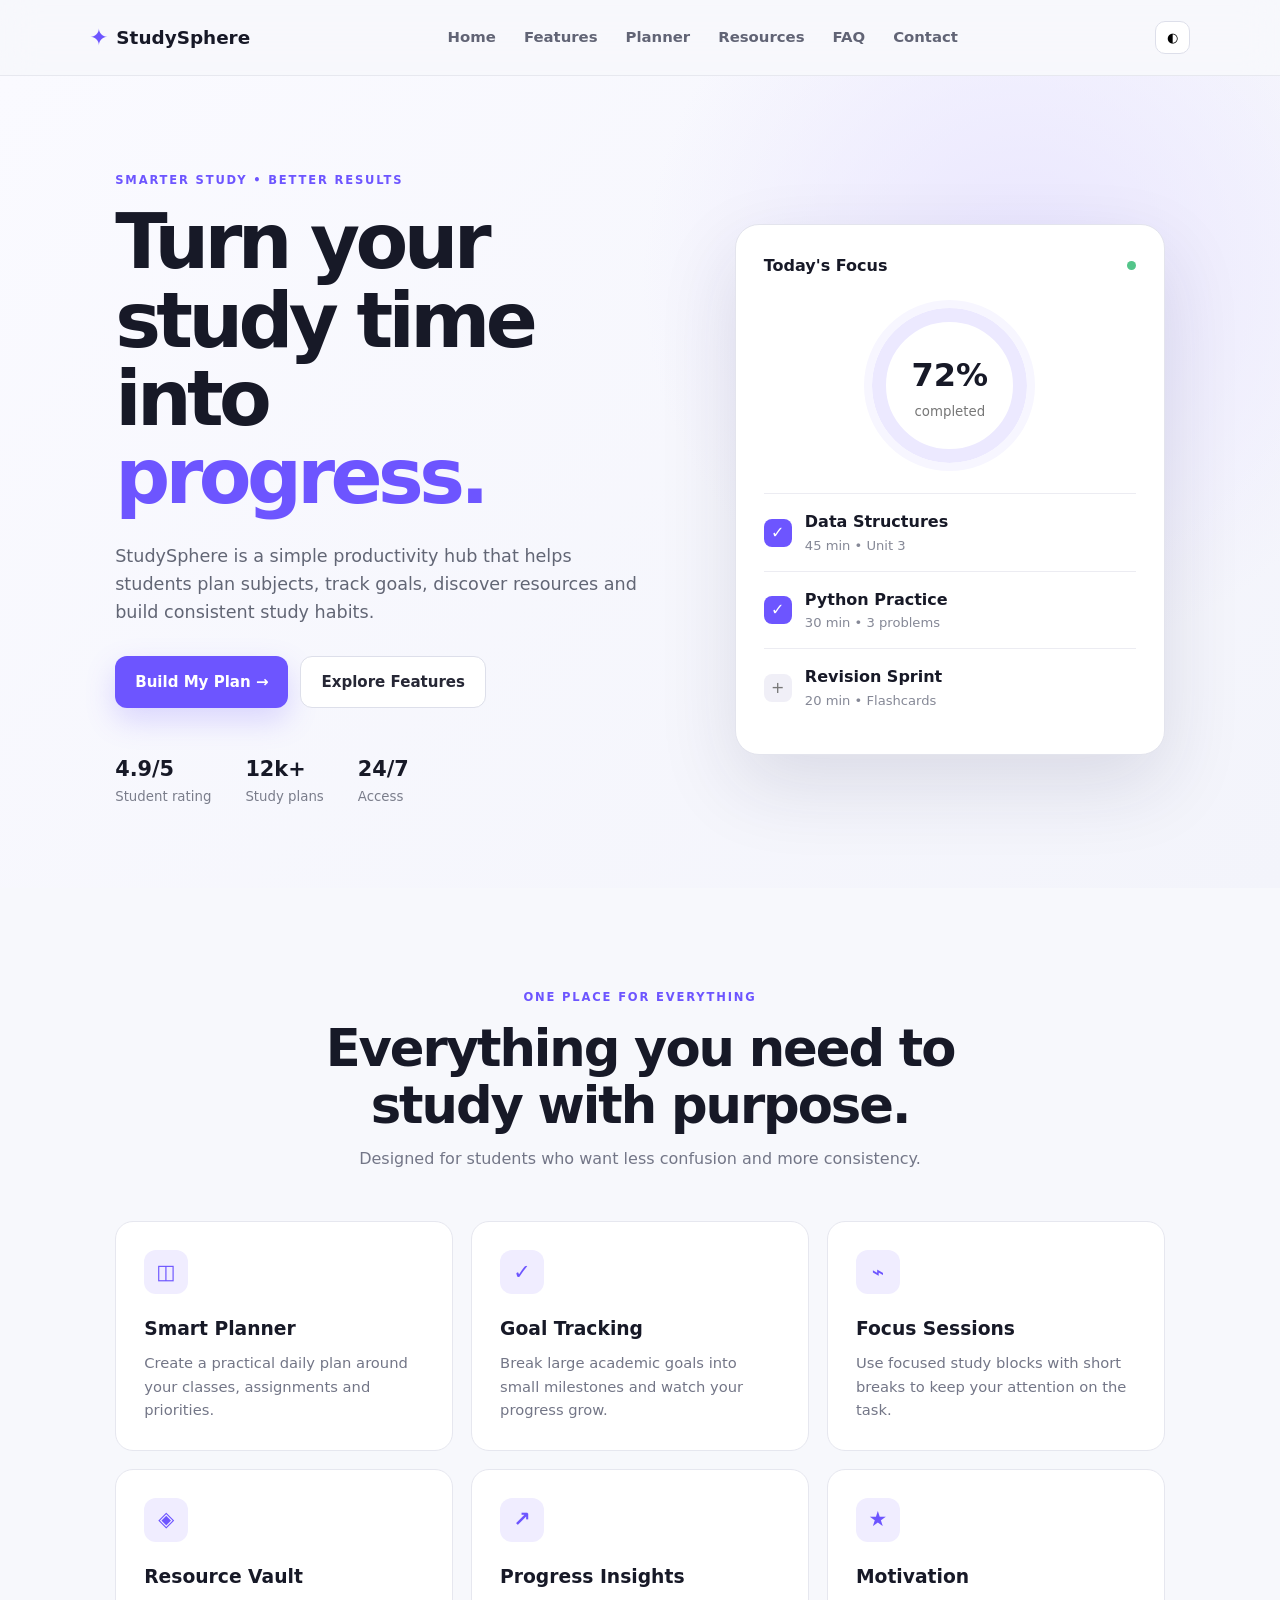
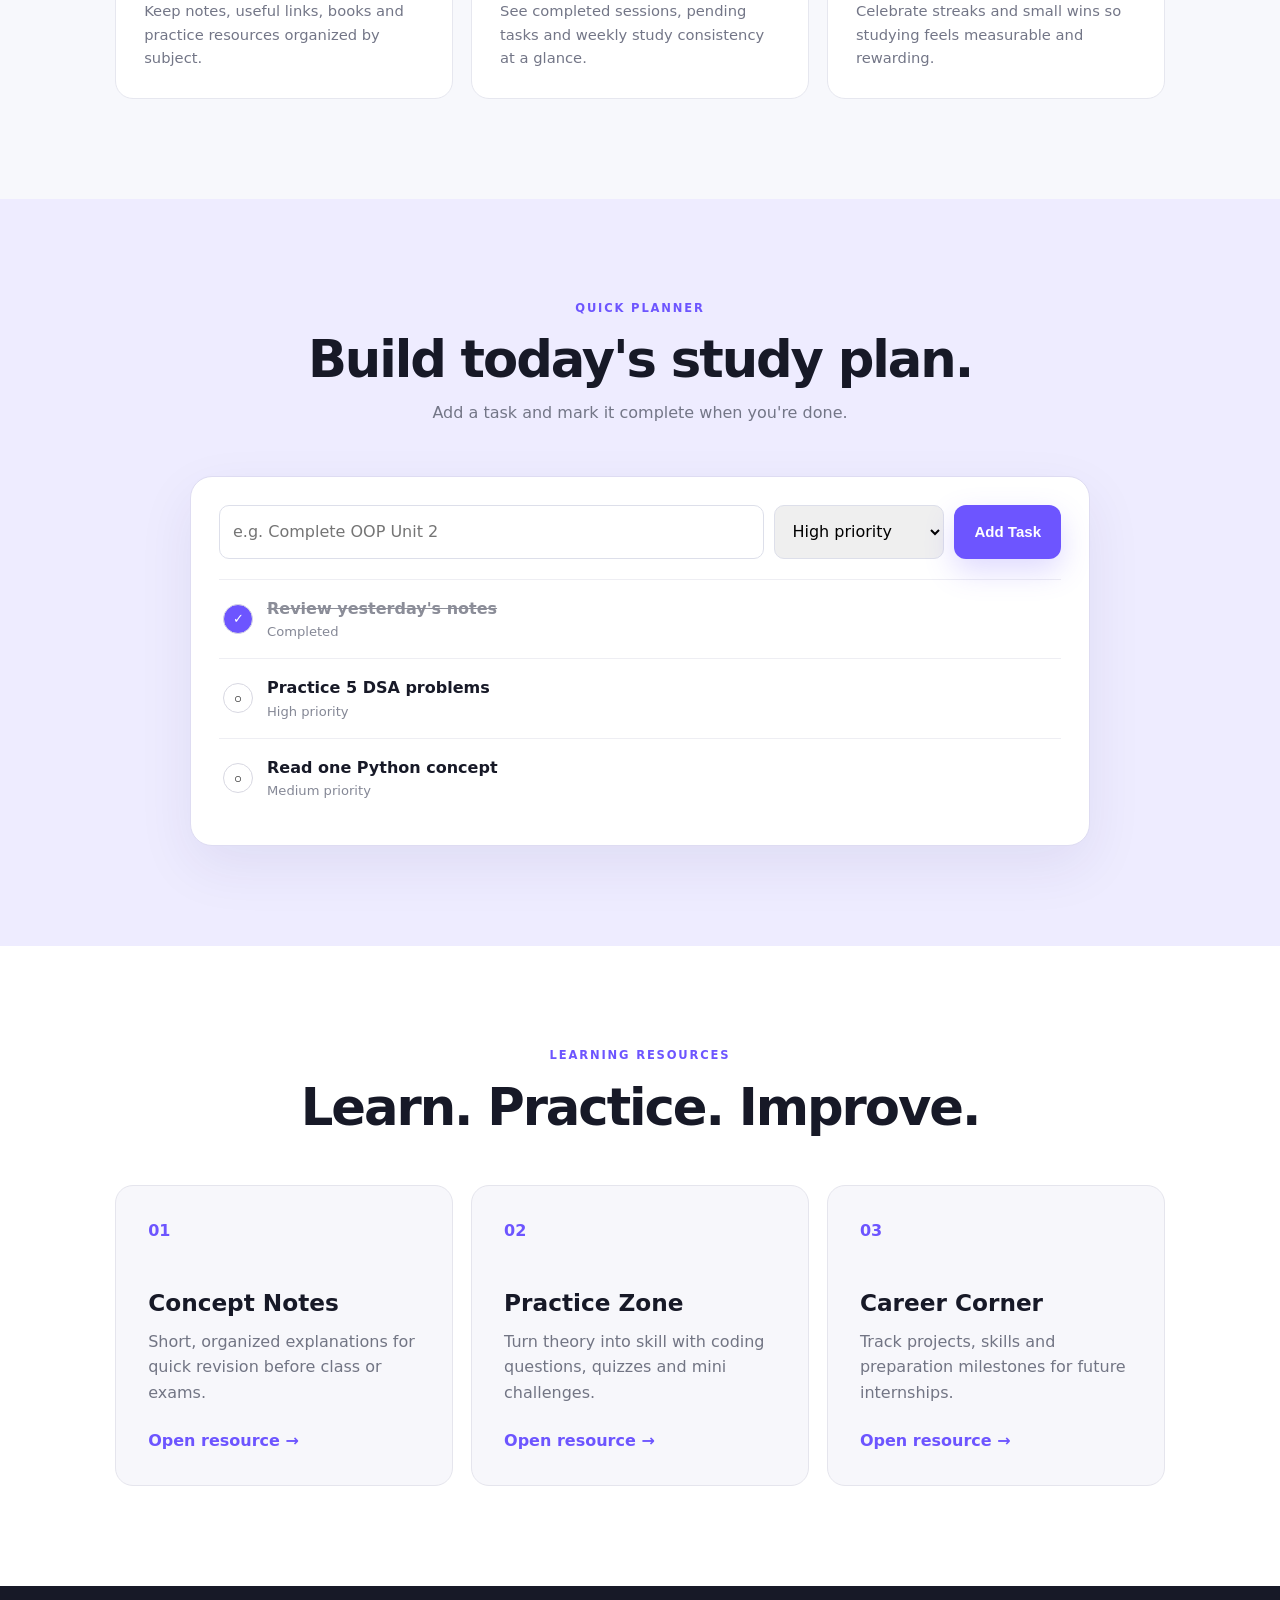
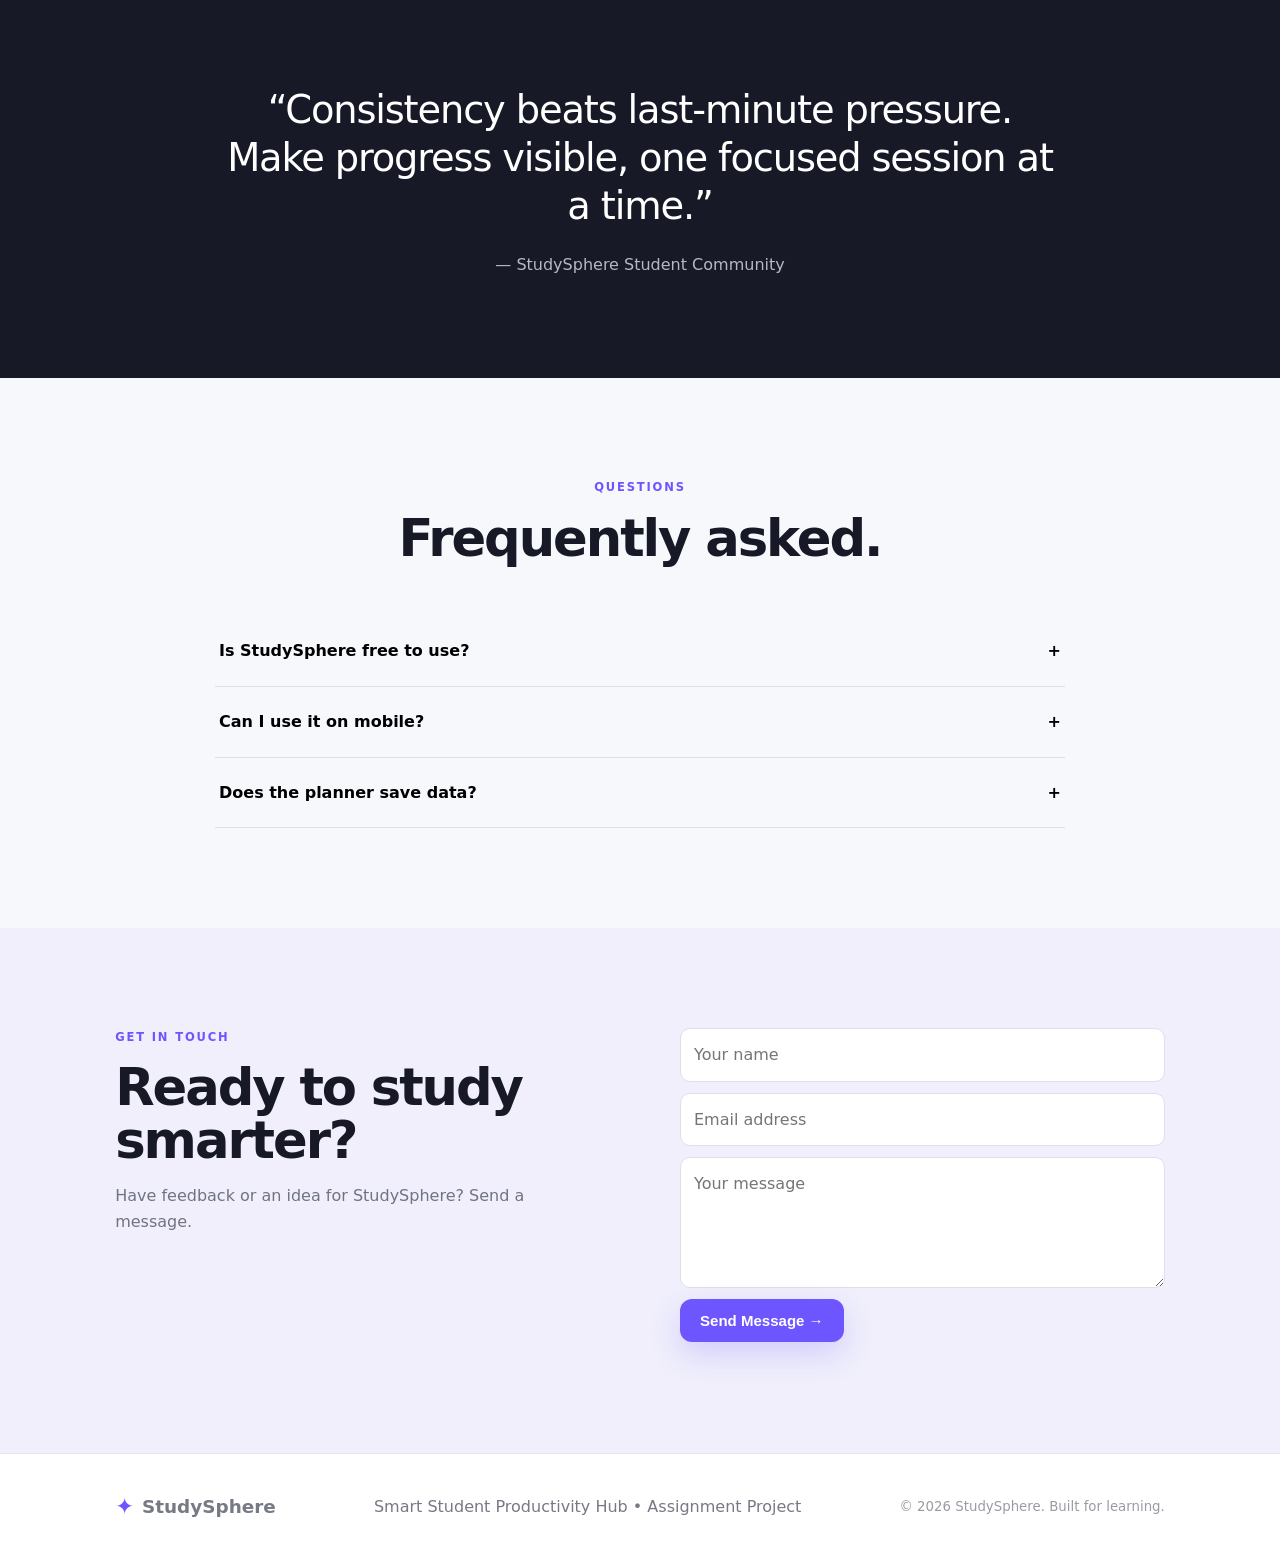
<file: index.html>
<!DOCTYPE html>
<html lang="en">
<head>
  <meta charset="UTF-8">
  <meta name="viewport" content="width=device-width, initial-scale=1.0">
  <title>StudySphere | Smart Student Productivity Hub</title>
  <link rel="stylesheet" href="css/style.css">
</head>
<body>
  <header class="navbar">
    <a class="brand" href="#home"><span>✦</span> StudySphere</a>
    <button class="menu" id="menuBtn">☰</button>
    <nav id="nav">
      <a href="#home">Home</a><a href="#features">Features</a><a href="#planner">Planner</a>
      <a href="#resources">Resources</a><a href="#faq">FAQ</a><a href="#contact">Contact</a>
    </nav>
    <button class="theme" id="themeBtn">◐</button>
  </header>

  <main>
    <section class="hero" id="home">
      <div class="hero-copy">
        <p class="eyebrow">SMARTER STUDY • BETTER RESULTS</p>
        <h1>Turn your study time into <span>progress.</span></h1>
        <p class="lead">StudySphere is a simple productivity hub that helps students plan subjects, track goals, discover resources and build consistent study habits.</p>
        <div class="actions">
          <a class="btn primary" href="#planner">Build My Plan →</a>
          <a class="btn ghost" href="#features">Explore Features</a>
        </div>
        <div class="mini-stats"><div><b>4.9/5</b><small>Student rating</small></div><div><b>12k+</b><small>Study plans</small></div><div><b>24/7</b><small>Access</small></div></div>
      </div>
      <div class="hero-card">
        <div class="card-top"><span>Today's Focus</span><span class="dot"></span></div>
        <div class="progress-ring"><strong>72%</strong><small>completed</small></div>
        <div class="task"><span class="check">✓</span><div><b>Data Structures</b><small>45 min • Unit 3</small></div></div>
        <div class="task"><span class="check">✓</span><div><b>Python Practice</b><small>30 min • 3 problems</small></div></div>
        <div class="task muted"><span class="check">+</span><div><b>Revision Sprint</b><small>20 min • Flashcards</small></div></div>
      </div>
    </section>

    <section class="section" id="features">
      <div class="section-head"><p class="eyebrow">ONE PLACE FOR EVERYTHING</p><h2>Everything you need to study with purpose.</h2><p>Designed for students who want less confusion and more consistency.</p></div>
      <div class="grid features">
        <article><div class="icon">◫</div><h3>Smart Planner</h3><p>Create a practical daily plan around your classes, assignments and priorities.</p></article>
        <article><div class="icon">✓</div><h3>Goal Tracking</h3><p>Break large academic goals into small milestones and watch your progress grow.</p></article>
        <article><div class="icon">⌁</div><h3>Focus Sessions</h3><p>Use focused study blocks with short breaks to keep your attention on the task.</p></article>
        <article><div class="icon">◈</div><h3>Resource Vault</h3><p>Keep notes, useful links, books and practice resources organized by subject.</p></article>
        <article><div class="icon">↗</div><h3>Progress Insights</h3><p>See completed sessions, pending tasks and weekly study consistency at a glance.</p></article>
        <article><div class="icon">★</div><h3>Motivation</h3><p>Celebrate streaks and small wins so studying feels measurable and rewarding.</p></article>
      </div>
    </section>

    <section class="section planner" id="planner">
      <div class="section-head"><p class="eyebrow">QUICK PLANNER</p><h2>Build today's study plan.</h2><p>Add a task and mark it complete when you're done.</p></div>
      <div class="planner-box">
        <div class="input-row"><input id="taskInput" type="text" placeholder="e.g. Complete OOP Unit 2"><select id="priority"><option>High priority</option><option>Medium priority</option><option>Low priority</option></select><button class="btn primary" id="addTask">Add Task</button></div>
        <div id="taskList" class="task-list">
          <div class="plan-item done"><button class="tick">✓</button><div><b>Review yesterday's notes</b><small>Completed</small></div></div>
          <div class="plan-item"><button class="tick">○</button><div><b>Practice 5 DSA problems</b><small>High priority</small></div></div>
          <div class="plan-item"><button class="tick">○</button><div><b>Read one Python concept</b><small>Medium priority</small></div></div>
        </div>
      </div>
    </section>

    <section class="section alt" id="resources">
      <div class="section-head"><p class="eyebrow">LEARNING RESOURCES</p><h2>Learn. Practice. Improve.</h2></div>
      <div class="resource-grid">
        <article class="resource"><span>01</span><h3>Concept Notes</h3><p>Short, organized explanations for quick revision before class or exams.</p><a href="#contact">Open resource →</a></article>
        <article class="resource"><span>02</span><h3>Practice Zone</h3><p>Turn theory into skill with coding questions, quizzes and mini challenges.</p><a href="#contact">Open resource →</a></article>
        <article class="resource"><span>03</span><h3>Career Corner</h3><p>Track projects, skills and preparation milestones for future internships.</p><a href="#contact">Open resource →</a></article>
      </div>
    </section>

    <section class="section quote-section">
      <div class="quote">“Consistency beats last-minute pressure. Make progress visible, one focused session at a time.”</div>
      <p>— StudySphere Student Community</p>
    </section>

    <section class="section faq" id="faq">
      <div class="section-head"><p class="eyebrow">QUESTIONS</p><h2>Frequently asked.</h2></div>
      <div class="faq-list">
        <button class="faq-item"><span>Is StudySphere free to use?</span><b>+</b><p>Yes. This assignment demo is a free static website and runs directly in your browser.</p></button>
        <button class="faq-item"><span>Can I use it on mobile?</span><b>+</b><p>Yes. The layout is responsive and adapts to phones, tablets and desktop screens.</p></button>
        <button class="faq-item"><span>Does the planner save data?</span><b>+</b><p>This demo stores tasks only in the current browser session. A backend can be added later.</p></button>
      </div>
    </section>

    <section class="contact section" id="contact">
      <div><p class="eyebrow">GET IN TOUCH</p><h2>Ready to study smarter?</h2><p>Have feedback or an idea for StudySphere? Send a message.</p></div>
      <form id="contactForm"><input required placeholder="Your name"><input required type="email" placeholder="Email address"><textarea required rows="4" placeholder="Your message"></textarea><button class="btn primary" type="submit">Send Message →</button><p id="formMsg"></p></form>
    </section>
  </main>

  <footer><div class="brand"><span>✦</span> StudySphere</div><p>Smart Student Productivity Hub • Assignment Project</p><small>© 2026 StudySphere. Built for learning.</small></footer>
  <script src="js/script.js"></script>
</body>
</html>
</file>
<file: css/style.css>
*{box-sizing:border-box;margin:0;padding:0}html{scroll-behavior:smooth}body{font-family:Inter,ui-sans-serif,system-ui,-apple-system,BlinkMacSystemFont,"Segoe UI",sans-serif;background:#f7f8fc;color:#171927;line-height:1.6}.navbar{height:76px;display:flex;align-items:center;justify-content:space-between;padding:0 7%;position:sticky;top:0;background:rgba(247,248,252,.88);backdrop-filter:blur(18px);z-index:20;border-bottom:1px solid #e7e8ef}.brand{font-size:1.15rem;font-weight:800;text-decoration:none;color:inherit;display:flex;align-items:center;gap:8px}.brand span{color:#6d55ff;font-size:1.4rem}.navbar nav{display:flex;gap:28px}.navbar nav a{color:#616475;text-decoration:none;font-size:.93rem;font-weight:600}.navbar nav a:hover{color:#6d55ff}.theme,.menu{border:1px solid #dddfea;background:white;border-radius:10px;padding:8px 11px;cursor:pointer}.menu{display:none}.hero{min-height:650px;padding:95px 9% 80px;display:grid;grid-template-columns:1.1fr .9fr;gap:80px;align-items:center;background:radial-gradient(circle at 80% 25%,#e9e5ff 0,transparent 32%),linear-gradient(135deg,#fafaff,#f3f4fb)}.eyebrow{font-size:.72rem;letter-spacing:.16em;font-weight:800;color:#6d55ff;margin-bottom:14px}.hero h1{font-size:clamp(3rem,6vw,5.8rem);line-height:1.02;letter-spacing:-.06em;max-width:800px}.hero h1 span{color:#6d55ff}.lead{font-size:1.1rem;color:#626675;max-width:650px;margin:25px 0 30px}.actions{display:flex;gap:12px;flex-wrap:wrap}.btn{display:inline-flex;justify-content:center;align-items:center;border:0;border-radius:12px;padding:13px 20px;font-weight:750;text-decoration:none;cursor:pointer;font-size:.94rem}.primary{background:#6d55ff;color:#fff;box-shadow:0 12px 30px rgba(109,85,255,.22)}.ghost{background:#fff;color:#262735;border:1px solid #dddfea}.mini-stats{display:flex;gap:34px;margin-top:45px}.mini-stats div{display:grid}.mini-stats b{font-size:1.3rem}.mini-stats small{color:#7a7d8b}.hero-card{background:#fff;border:1px solid #e3e4ed;border-radius:24px;padding:28px;box-shadow:0 30px 80px rgba(34,29,75,.12);max-width:430px;justify-self:end;width:100%}.card-top{display:flex;justify-content:space-between;font-weight:750}.dot{height:9px;width:9px;background:#53c58a;border-radius:50%;margin-top:8px}.progress-ring{width:155px;height:155px;border-radius:50%;margin:30px auto;border:14px solid #ece9ff;outline:8px solid #f7f6ff;display:grid;place-content:center;text-align:center}.progress-ring strong{font-size:2rem}.progress-ring small{color:#777}.task{display:flex;gap:13px;align-items:center;padding:15px 0;border-top:1px solid #ececf2}.task small,.plan-item small{display:block;color:#858896;font-size:.82rem}.check{height:28px;width:28px;border-radius:8px;background:#6d55ff;color:white;display:grid;place-content:center}.muted .check{background:#f0eff7;color:#777}.section{padding:100px 9%}.section-head{text-align:center;max-width:720px;margin:0 auto 50px}.section-head h2{font-size:clamp(2rem,4vw,3.2rem);letter-spacing:-.04em;line-height:1.1}.section-head p:last-child{color:#737687;margin-top:13px}.grid{display:grid;grid-template-columns:repeat(3,1fr);gap:18px}.features article{background:white;border:1px solid #e6e7ef;border-radius:18px;padding:28px;transition:.25s}.features article:hover{transform:translateY(-6px);box-shadow:0 18px 45px rgba(34,29,75,.08)}.icon{width:44px;height:44px;border-radius:12px;background:#f0edff;color:#6d55ff;display:grid;place-content:center;font-size:1.3rem;font-weight:800;margin-bottom:20px}.features h3{margin-bottom:7px}.features p{color:#737687;font-size:.92rem}.planner{background:#eeecff}.planner-box{max-width:900px;margin:auto;background:#fff;border:1px solid #dedcf2;padding:28px;border-radius:22px;box-shadow:0 20px 55px rgba(53,39,120,.08)}.input-row{display:grid;grid-template-columns:1fr 170px auto;gap:10px}.input-row input,.input-row select,form input,form textarea{border:1px solid #dddfea;border-radius:10px;padding:13px;font:inherit;outline:none}.input-row input:focus,form input:focus,form textarea:focus{border-color:#6d55ff}.task-list{margin-top:20px}.plan-item{display:flex;gap:14px;align-items:center;border-top:1px solid #eeeef3;padding:16px 4px}.tick{height:30px;width:30px;border-radius:50%;border:1px solid #d8d8e2;background:#fff;cursor:pointer}.done .tick{background:#6d55ff;color:#fff}.done b{text-decoration:line-through;color:#8b8d98}.alt{background:#fff}.resource-grid{display:grid;grid-template-columns:repeat(3,1fr);gap:18px}.resource{padding:32px;border-radius:18px;background:#f7f7fb;border:1px solid #e5e5ed}.resource span{color:#6d55ff;font-weight:800}.resource h3{font-size:1.45rem;margin:40px 0 8px}.resource p{color:#727584}.resource a{display:inline-block;margin-top:22px;color:#6d55ff;font-weight:750;text-decoration:none}.quote-section{text-align:center;background:#171927;color:#fff}.quote{max-width:850px;margin:auto;font-size:clamp(1.7rem,3vw,2.8rem);line-height:1.25;letter-spacing:-.03em}.quote-section p{color:#b7b8c3;margin-top:22px}.faq-list{max-width:850px;margin:auto}.faq-item{width:100%;border:0;border-bottom:1px solid #dddfea;background:transparent;text-align:left;padding:22px 4px;font:inherit;cursor:pointer;display:grid;grid-template-columns:1fr auto;gap:8px}.faq-item span{font-weight:750}.faq-item p{display:none;color:#737687;grid-column:1/-1}.faq-item.open p{display:block}.faq-item.open b{transform:rotate(45deg)}.contact{display:grid;grid-template-columns:1fr 1fr;gap:80px;background:#f0effb}.contact h2{font-size:clamp(2.2rem,4vw,3.5rem);line-height:1.05;letter-spacing:-.04em}.contact>div>p:last-child{color:#707384;margin-top:15px}.contact form{display:grid;gap:11px}.contact textarea{resize:vertical}.contact form #formMsg{font-size:.9rem;color:#6d55ff}.contact .btn{width:max-content}footer{padding:35px 9%;display:flex;align-items:center;justify-content:space-between;gap:20px;background:#fff;border-top:1px solid #e5e5ed;color:#777985}footer small{color:#9a9ba5}body.dark{background:#11121b;color:#f2f2f7}body.dark .navbar,body.dark footer,body.dark .hero-card,body.dark .features article,body.dark .planner-box,body.dark .resource,body.dark .ghost{background:#191a25;color:#f2f2f7;border-color:#2b2c39}body.dark .navbar nav a,body.dark .lead,body.dark .features p,body.dark .section-head p:last-child,body.dark .resource p,body.dark .contact>div>p:last-child,body.dark .task small,body.dark .plan-item small{color:#a5a6b4}body.dark .hero{background:radial-gradient(circle at 80% 25%,#29234c 0,transparent 32%),#14151f}body.dark .planner,body.dark .contact{background:#1a1929}body.dark .quote-section{background:#090a10}body.dark .input-row input,body.dark .input-row select,body.dark form input,body.dark form textarea{background:#191a25;color:#eee;border-color:#333443}.navbar{transition:.2s}@media(max-width:850px){.navbar{padding:0 5%}.menu{display:block;margin-left:auto;margin-right:8px}.navbar nav{display:none;position:absolute;top:76px;left:0;right:0;background:#fff;padding:20px 7%;flex-direction:column;border-bottom:1px solid #ddd}.navbar nav.show{display:flex}.hero{grid-template-columns:1fr;padding:75px 7%}.hero-card{justify-self:start}.section{padding:75px 7%}.grid,.resource-grid{grid-template-columns:1fr 1fr}.contact{grid-template-columns:1fr;gap:35px}footer{flex-direction:column;align-items:flex-start}}@media(max-width:560px){.hero h1{font-size:3rem}.mini-stats{gap:18px}.grid,.resource-grid{grid-template-columns:1fr}.input-row{grid-template-columns:1fr}.hero-card{padding:22px}.section{padding:60px 6%}}
</file>
